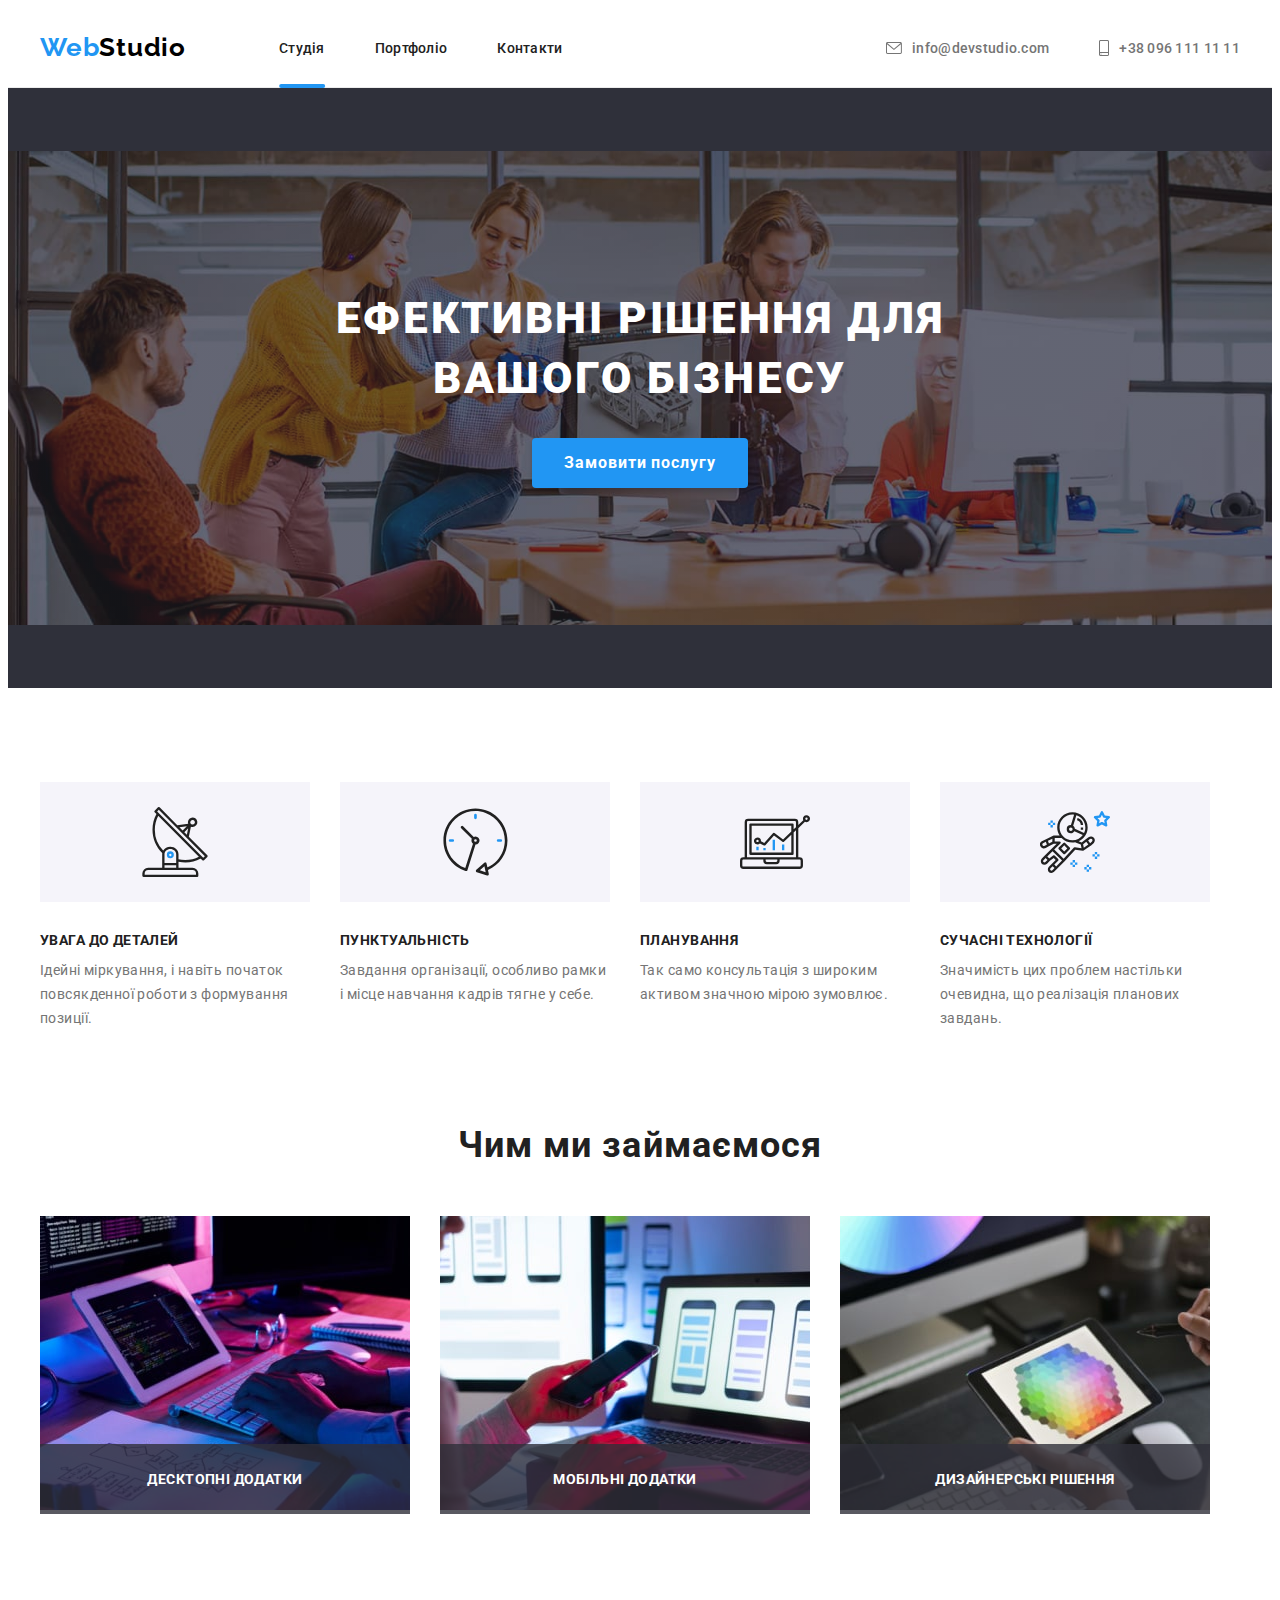
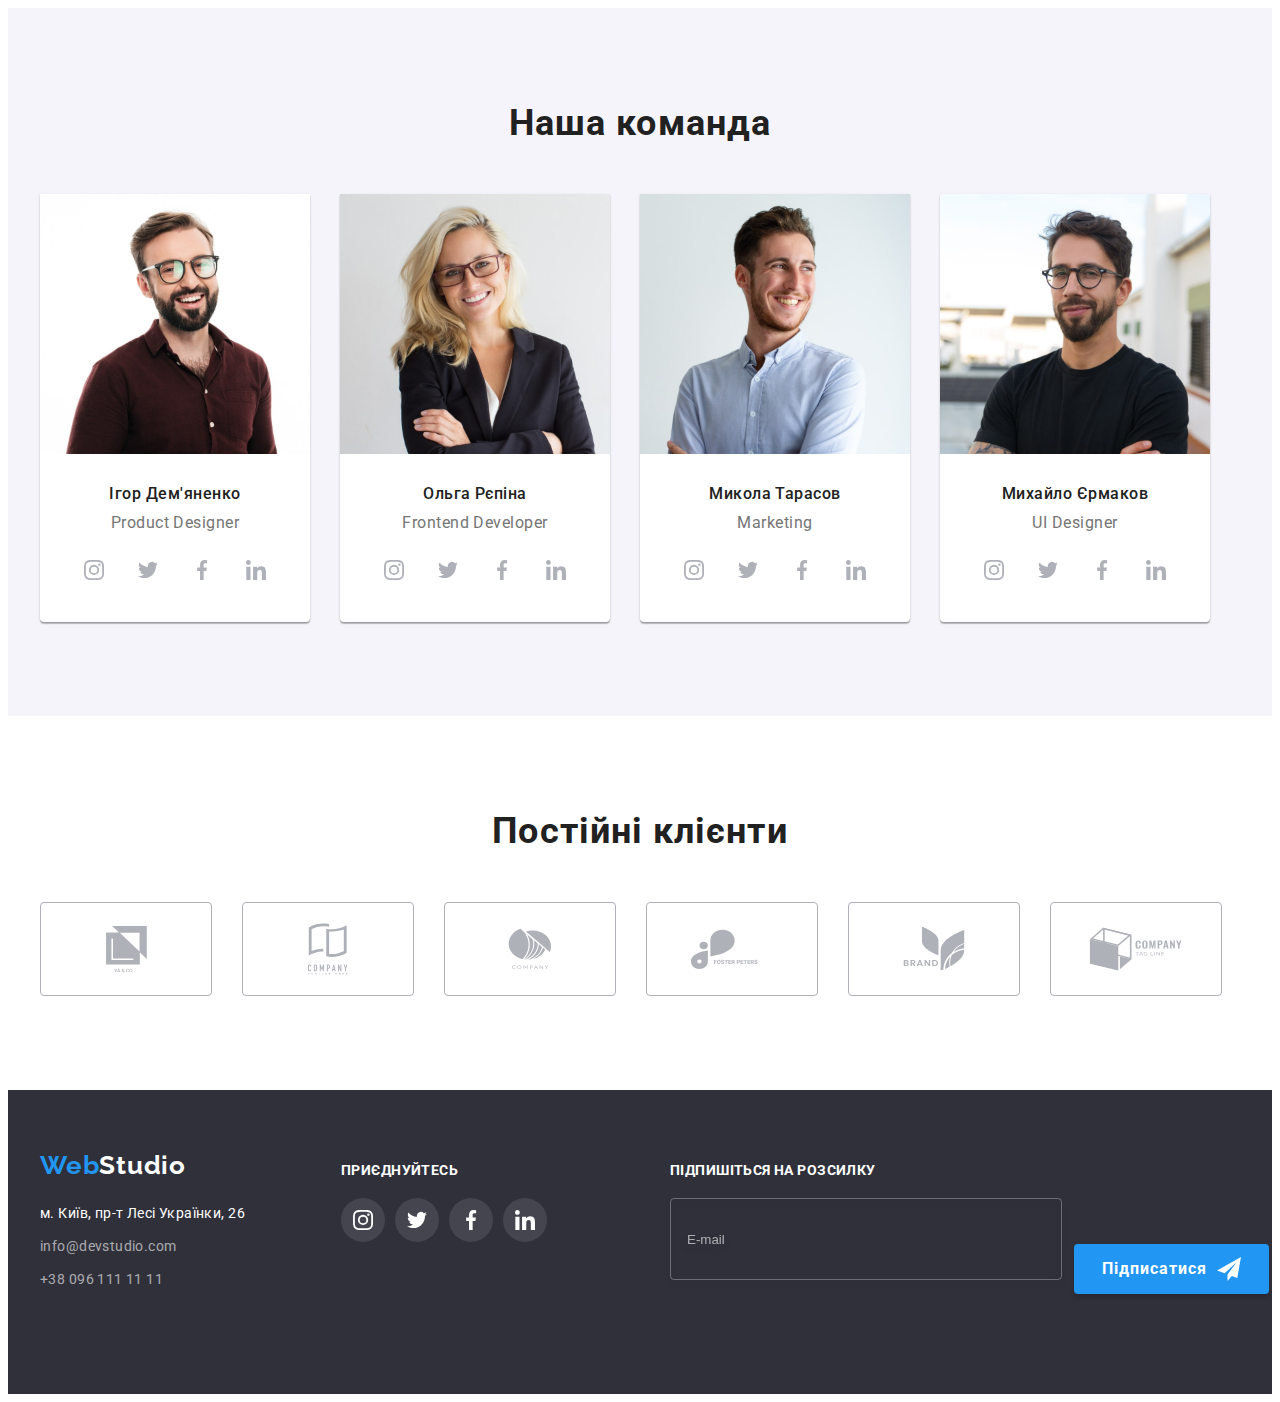
<file: index.html>
<!DOCTYPE html>
<html lang="en">
  <head>
    <meta charset="UTF-8" />
    <meta http-equiv="X-UA-Compatible" content="IE=edge" />
    <meta name="viewport" content="width=device-width, initial-scale=1.0" />
    <link
      rel="stylesheet"
      href="https://cdnjs.cloudflare.com/ajax/libs/modern-normalize/1.1.0/modern-normalize.min.css"
      integrity="sha512-wpPYUAdjBVSE4KJnH1VR1HeZfpl1ub8YT/NKx4PuQ5NmX2tKuGu6U/JRp5y+Y8XG2tV+wKQpNHVUX03MfMFn9Q=="
      crossorigin="anonymous"
      referrerpolicy="no-referrer"
    />
    <link rel="stylesheet" href="./css/main.min.css" />
    <title>Студія</title>
    <link rel="preconnect" href="https://fonts.googleapis.com" />
    <link rel="preconnect" href="https://fonts.gstatic.com" crossorigin />
    <link
      href="https://fonts.googleapis.com/css2?family=Raleway:wght@700&family=Roboto:wght@400;500;700;900&display=swap"
      rel="stylesheet"
    />
  </head>
  <body>
    <header class="header">
      <div class="container">
        <a href="./index.html" class="header__logo link"><span>Web</span>Studio</a>

        <nav class="header-nav">
          <ul class="header-nav__list list">
            <li><a href="./index.html" class="header-nav__link link current">Студія</a></li>
            <li><a href="./portfolio.html" class="header-nav__link link">Портфоліо</a></li>
            <li><a href="#" class="header-nav__link link">Контакти</a></li>
          </ul>
        </nav>

        <ul class="header-address list">
          <li>
            <a href="mailto:info@devstudio.com" class="header-address__link link">
              <svg class="header-address__icon" width="16" height="16">
                <use href="./images/icons.svg#konvert"></use>
              </svg>
              info@devstudio.com
            </a>
          </li>
          <li>
            <a href="tel:+380961111111" class="header-address__link link">
              <svg class="header-address__icon" width="10" height="16">
                <use href="./images/icons.svg#smartphone"></use>
              </svg>
              +38 096 111 11 11
            </a>
          </li>
        </ul>
      </div>
    </header>

    <main class="main">
      <section class="hero section">
        <div class="container">
          <h1 class="hero__title">
            Ефективні рішення для<br />
            вашого бізнесу
          </h1>
          <button data-modal-open type="button" class="hero__button btn">Замовити послугу</button>
        </div>
      </section>

      <section class="benefits section">
        <div class="container">
          <ul class="benefits__list list">
            <li class="benefits__items">
              <div class="benefits__icon-thumb">
                <svg class="benefits__icon" width="70" height="70">
                  <use href="./images/icons.svg#antenna"></use>
                </svg>
              </div>
              <h3 class="benefits__title">Увага до деталей</h3>
              <p class="benefits__text">Ідейні міркування, і навіть початок повсякденної роботи з формування позиції.</p>
            </li>

            <li class="benefits__items">
              <div class="benefits__icon-thumb">
                <svg class="benefits__icon" width="66.96" height="70">
                  <use href="./images/icons.svg#clock"></use>
                </svg>
              </div>
              <h3 class="benefits__title">Пунктуальність</h3>
              <p class="benefits__text">Завдання організації, особливо рамки і місце навчання кадрів тягне у себе.</p>
            </li>

            <li class="benefits__items">
              <div class="benefits__icon-thumb">
                <svg class="benefits__icon" width="70" height="70">
                  <use href="./images/icons.svg#diagram"></use>
                </svg>
              </div>
              <h3 class="benefits__title">Планування</h3>
              <p class="benefits__text">Так само консультація з широким активом значною мірою зумовлює.</p>
            </li>

            <li class="benefits__items">
              <div class="benefits__icon-thumb">
                <svg class="benefits__icon" width="70" height="70">
                  <use href="./images/icons.svg#astronaut"></use>
                </svg>
              </div>
              <h3 class="benefits__title">Сучасні технології</h3>
              <p class="benefits__text">Значимість цих проблем настільки очевидна, що реалізація планових завдань.</p>
            </li>
          </ul>
        </div>
      </section>

      <section class="about section">
        <div class="container">
          <h2 class="about__title">Чим ми займаємося</h2>

          <ul class="about__list list">
            <li class="about__items">
              <img class="img" src="./images/box_1.jpg" alt="Процес написання коду" width="370" height="294" />
              <h3 class="about__desc">Десктопні додатки</h3>
            </li>

            <li class="about__items">
              <img class="img" src="./images/box_2.jpg" alt="Процес розробки дизайну телефону" width="370" height="294" />
              <h3 class="about__desc">Мобільні додатки</h3>
            </li>
            <li class="about__items">
              <img class="img" src="./images/box_3.jpg" alt="Процес підбору кольорів для дизайну" width="370" height="294" />
              <h3 class="about__desc">Дизайнерські рішення</h3>
            </li>
          </ul>
        </div>
      </section>

      <section class="team section">
        <div class="container">
          <h2 class="team__title">Наша команда</h2>

          <ul class="team__list list">
            <li class="team__items">
              <img
                class="team__img"
                src="./images/img_1.jpg"
                alt="Чоловік в окулярах та бордовій сорочці"
                width="270"
                height="260"
              />
              <div class="team__desc">
                <h3 class="team__user">Ігор Дем'яненко</h3>
                <p class="team__text">Product Designer</p>
              </div>
              <ul class="team__link-list list">
                <li class="team__link-item">
                  <a href="#" class="team__link link">
                    <svg class="team__link-icon" width="20" height="20">
                      <use href="./images/icons.svg#instagram"></use>
                    </svg>
                  </a>
                </li>
                <li class="team__link-item">
                  <a href="#" class="team__link link">
                    <svg class="team__link-icon" width="20" height="20">
                      <use href="./images/icons.svg#twitter"></use>
                    </svg>
                  </a>
                </li>
                <li class="team__link-item">
                  <a href="#" class="team__link link">
                    <svg class="team__link-icon" width="20" height="20">
                      <use href="./images/icons.svg#facebook"></use>
                    </svg>
                  </a>
                </li>
                <li class="team__link-item">
                  <a href="#" class="team__link link">
                    <svg class="team__link-icon" width="20" height="20">
                      <use href="./images/icons.svg#linkedin"></use>
                    </svg>
                  </a>
                </li>
              </ul>
            </li>

            <li class="team__items">
              <img
                class="team__img"
                src="./images/img_2.jpg"
                alt="Жінка в окулярах та чорному піджаку"
                width="270"
                height="260"
              />
              <div class="team__desc">
                <h3 class="team__user">Ольга Рєпіна</h3>
                <p class="team__text">Frontend Developer</p>
              </div>
              <ul class="team__link-list list">
                <li class="team__link-item">
                  <a href="#" class="team__link link">
                    <svg class="team__link-icon" width="20" height="20">
                      <use href="./images/icons.svg#instagram"></use>
                    </svg>
                  </a>
                </li>
                <li class="team__link-item">
                  <a href="#" class="team__link link">
                    <svg class="team__link-icon" width="20" height="20">
                      <use href="./images/icons.svg#twitter"></use>
                    </svg>
                  </a>
                </li>
                <li class="team__link-item">
                  <a href="#" class="team__link link">
                    <svg class="team__link-icon" width="20" height="20">
                      <use href="./images/icons.svg#facebook"></use>
                    </svg>
                  </a>
                </li>
                <li class="team__link-item">
                  <a href="#" class="team__link link">
                    <svg class="team__link-icon" width="20" height="20">
                      <use href="./images/icons.svg#linkedin"></use>
                    </svg>
                  </a>
                </li>
              </ul>
            </li>

            <li class="team__items">
              <img
                class="team__img"
                src="./images/img_3.jpg"
                alt="Чоловік в сорочці кольору неба"
                width="270"
                height="260"
              />
              <div class="team__desc">
                <h3 class="team__user">Микола Тарасов</h3>
                <p class="team__text">Marketing</p>
              </div>
              <ul class="team__link-list list">
                <li class="team__link-item">
                  <a href="#" class="team__link link">
                    <svg class="team__link-icon" width="20" height="20">
                      <use href="./images/icons.svg#instagram"></use>
                    </svg>
                  </a>
                </li>
                <li class="team__link-item">
                  <a href="#" class="team__link link">
                    <svg class="team__link-icon" width="20" height="20">
                      <use href="./images/icons.svg#twitter"></use>
                    </svg>
                  </a>
                </li>
                <li class="team__link-item">
                  <a href="#" class="team__link link">
                    <svg class="team__link-icon" width="20" height="20">
                      <use href="./images/icons.svg#facebook"></use>
                    </svg>
                  </a>
                </li>
                <li class="team__link-item">
                  <a href="#" class="team__link link">
                    <svg class="team__link-icon" width="20" height="20">
                      <use href="./images/icons.svg#linkedin"></use>
                    </svg>
                  </a>
                </li>
              </ul>
            </li>

            <li class="team__items">
              <img class="team__img" src="./images/img_4.jpg" alt="Чоловік в чорній футболці" width="270" height="260" />
              <div class="team__desc">
                <h3 class="team__user">Михайло Єрмаков</h3>
                <p class="team__text">UI Designer</p>
              </div>
              <ul class="team__link-list list">
                <li class="team__link-item">
                  <a href="#" class="team__link link">
                    <svg class="team__link-icon" width="20" height="20">
                      <use href="./images/icons.svg#instagram"></use>
                    </svg>
                  </a>
                </li>
                <li class="team__link-item">
                  <a href="#" class="team__link link">
                    <svg class="team__link-icon" width="20" height="20">
                      <use href="./images/icons.svg#twitter"></use>
                    </svg>
                  </a>
                </li>
                <li class="team__link-item">
                  <a href="#" class="team__link link">
                    <svg class="team__link-icon" width="20" height="20">
                      <use href="./images/icons.svg#facebook"></use>
                    </svg>
                  </a>
                </li>
                <li class="team__link-item">
                  <a href="#" class="team__link link">
                    <svg class="team__link-icon" width="20" height="20">
                      <use href="./images/icons.svg#linkedin"></use>
                    </svg>
                  </a>
                </li>
              </ul>
            </li>
          </ul>
        </div>
      </section>

      <section class="client section">
        <div class="container">
          <h2 class="client__title">Постійні клієнти</h2>

          <ul class="client__list list">
            <li class="client__item">
              <a href="#" class="client__link link">
                <svg class="client__icon" width="41" height="46.7">
                  <use href="./images/icons.svg#client-1"></use>
                </svg>
              </a>
            </li>
            <li class="client__item">
              <a href="#" class="client__link link">
                <svg class="client__icon" width="40" height="52">
                  <use href="./images/icons.svg#client-2"></use>
                </svg>
              </a>
            </li>
            <li class="client__item">
              <a href="#" class="client__link link">
                <svg class="client__icon" width="43.46" height="41.18">
                  <use href="./images/icons.svg#client-3"></use>
                </svg>
              </a>
            </li>
            <li class="client__item">
              <a href="#" class="client__link link">
                <svg class="client__icon" width="84.44" height="40.62">
                  <use href="./images/icons.svg#client-4"></use>
                </svg>
              </a>
            </li>
            <li class="client__item">
              <a href="#" class="client__link link">
                <svg class="client__icon" width="62.54" height="45.43">
                  <use href="./images/icons.svg#client-5"></use>
                </svg>
              </a>
            </li>
            <li class="client__item">
              <a href="#" class="client__link link">
                <svg class="client__icon" width="93.79" height="43.93">
                  <use href="./images/icons.svg#client-6"></use>
                </svg>
              </a>
            </li>
          </ul>
        </div>
      </section>
    </main>

    <footer class="footer">
      <div class="container">
        <section class="footer__section">
          <div class="footer__address">
            <a href="./index.html" class="footer__logo link"><span>Web</span>Studio</a>

            <ul class="footer__address-list list">
              <li class="footer__address-item">
                <a
                  href="https://goo.gl/maps/K3Tcxi26pdAdYk2GA"
                  target="_blank"
                  rel="noopener noreferrer nofollow"
                  class="footer__links link"
                  >м. Київ, пр-т Лесі Українки, 26
                </a>
              </li>
              <li class="footer__address-item">
                <a href="mailto:info@devstudio.com" class="footer__links link">info@devstudio.com</a>
              </li>
              <li class="footer__address-item">
                <a href="tel:+380961111111" class="footer__links link">+38 096 111 11 11</a>
              </li>
            </ul>
          </div>

          <div class="footer__social">
            <h3 class="footer__social-title">Приєднуйтесь</h3>

            <ul class="footer__social-list list">
              <li class="footer__social-item">
                <a href="#" class="footer__social-link link">
                  <svg class="footer__social-icon" width="20" height="20">
                    <use href="./images/icons.svg#instagram"></use>
                  </svg>
                </a>
              </li>
              <li class="footer__social-item">
                <a href="#" class="footer__social-link link">
                  <svg class="footer__social-icon" width="20" height="20">
                    <use href="./images/icons.svg#twitter"></use>
                  </svg>
                </a>
              </li>
              <li class="footer__social-item">
                <a href="#" class="footer__social-link">
                  <svg class="footer__social-icon" width="20" height="20">
                    <use href="./images/icons.svg#facebook"></use>
                  </svg>
                </a>
              </li>
              <li class="footer__social-item">
                <a href="#" class="footer__social-link">
                  <svg class="footer__social-icon" width="20" height="20">
                    <use href="./images/icons.svg#linkedin"></use>
                  </svg>
                </a>
              </li>
            </ul>
          </div>

          <form class="footer__form">
            <label class="footer__form-field">
              <span class="footer__form-label">Підпишіться на розсилку</span>
              <input class="footer__form-input" type="email" name="email" placeholder="E-mail" required />
            </label>

            <button class="footer__form-button" type="submit">
              Підписатися
              <svg class="footer__form-icon" width="24" height="24">
                <use href="./images/icons.svg#send"></use>
              </svg>
            </button>
          </form>
        </section>
      </div>
    </footer>

    <div data-modal class="backdrop is-hidden">
      <div class="modal">
        <button data-modal-close class="modal__exit-button btn">
          <svg class="modal__exit-icon" width="11" height="11">
            <use href="./images/icons.svg#exit"></use>
          </svg>
        </button>

        <form class="modal__form">
          <h2 class="modal__form-title">Залиште свої дані, ми вам передзвонимо</h2>

          <label class="modal__form-field">
            <span class="modal__form-label">Ім'я</span>
            <input class="modal__form-input" type="text" name="name" required />
            <svg class="modal__form-input-icon" width="18" height="18">
              <use href="./images/icons.svg#user"></use>
            </svg>
          </label>

          <label class="modal__form-field">
            <span class="modal__form-label">Телефон</span>
            <input class="modal__form-input" type="tel" name="phone" required />
            <svg class="modal__form-input-icon" width="18" height="18">
              <use href="./images/icons.svg#phone"></use>
            </svg>
          </label>

          <label class="modal__form-field">
            <span class="modal__form-label">Пошта</span>
            <input class="modal__form-input" type="email" name="email" required />
            <svg class="modal__form-input-icon" width="18" height="18">
              <use href="./images/icons.svg#email"></use>
            </svg>
          </label>

          <label class="modal__form-field">
            <span class="modal__form-label">Коментар</span>
            <textarea class="modal__form-textarea" name="comment" placeholder="Введіть текст"></textarea>
          </label>

          <label class="modal__form-checkbox-field">
            <input class="modal__form-checkbox" type="checkbox" name="policy" />
            <span class="modal__form-checkbox-icon-span">
              <svg class="modal__form-checkbox-icon" width="16" height="15">
                <use href="./images/icons.svg#confirm"></use>
              </svg>
            </span>
            <span class="modal__form-checkbox-label" for="policy">
              Погоджуюся з розсилкою та приймаю <a href="#" class="modal__form-checkbox-link">Умови договору</a>
            </span>
          </label>

          <button class="modal__form-button btn" type="submit">Відправити</button>
        </form>
      </div>
    </div>
    <script src="./js/modal.js"></script>
  </body>
</html>
</file>
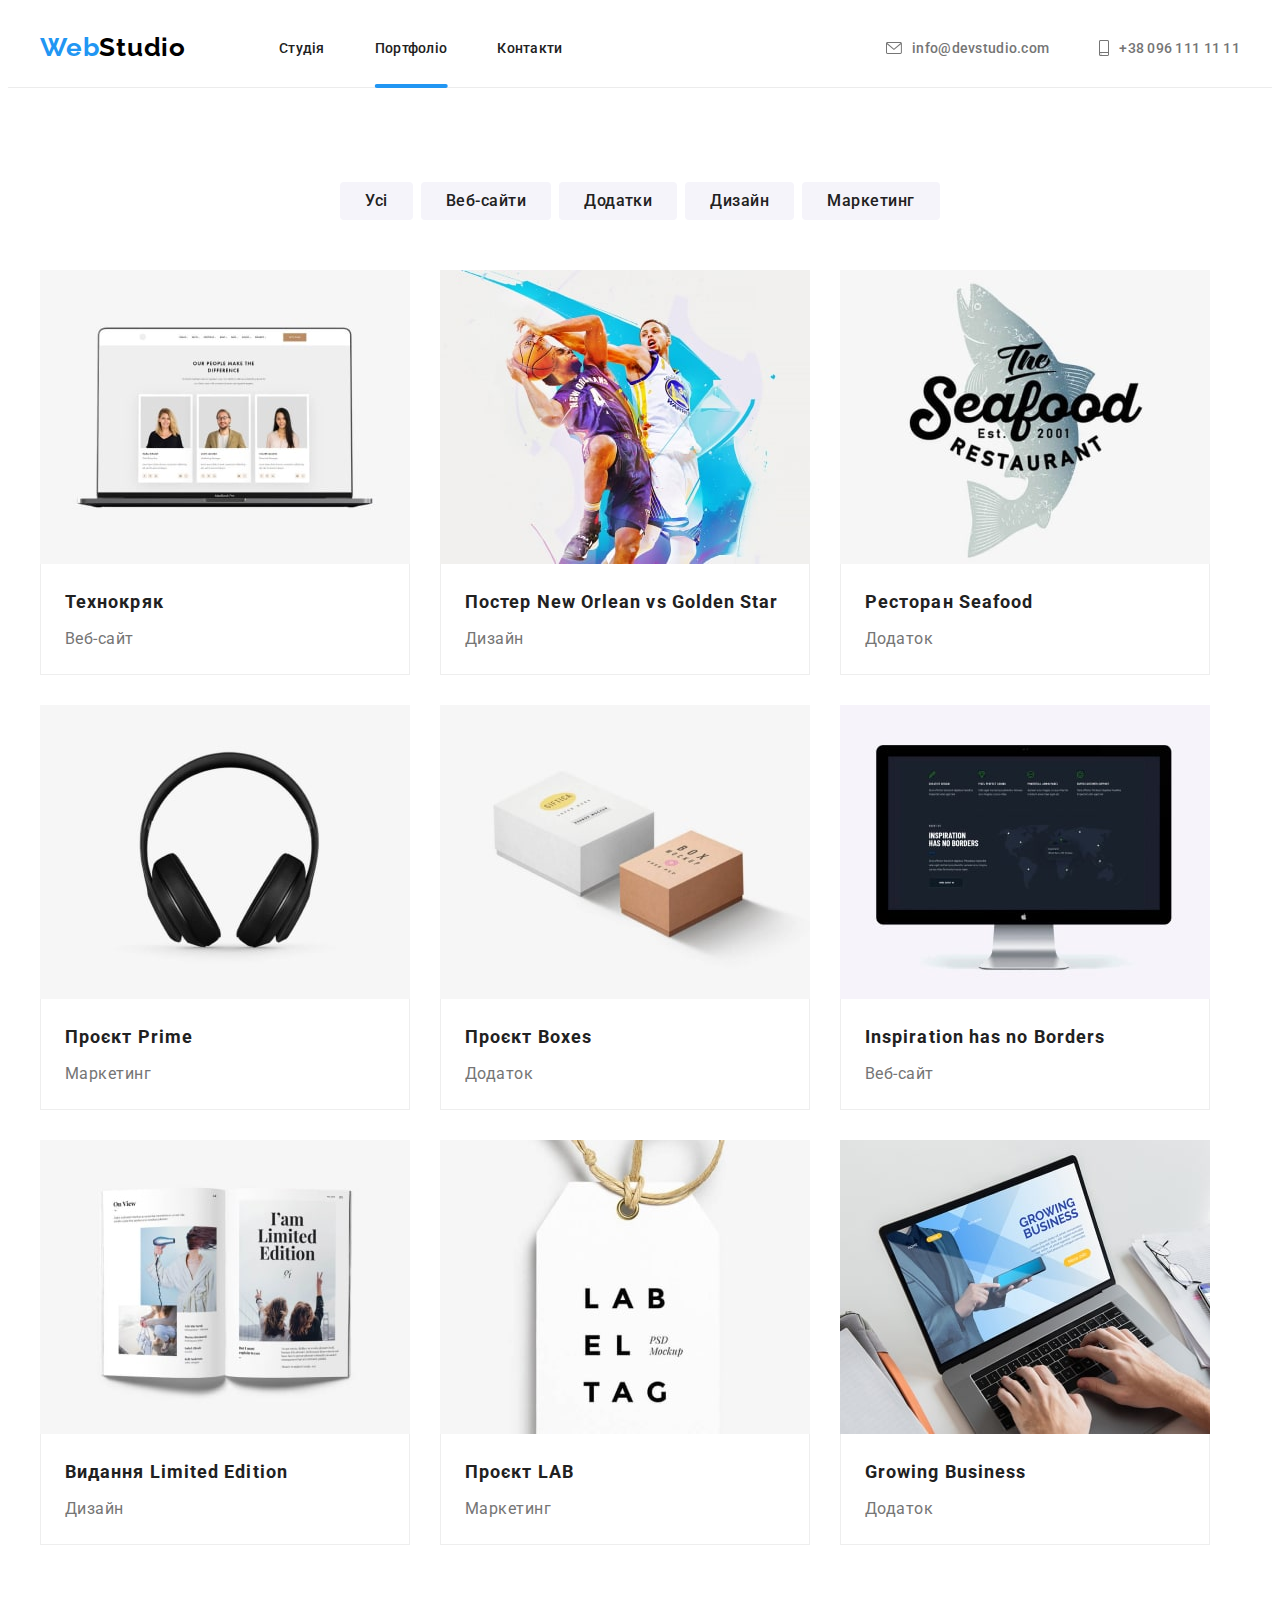
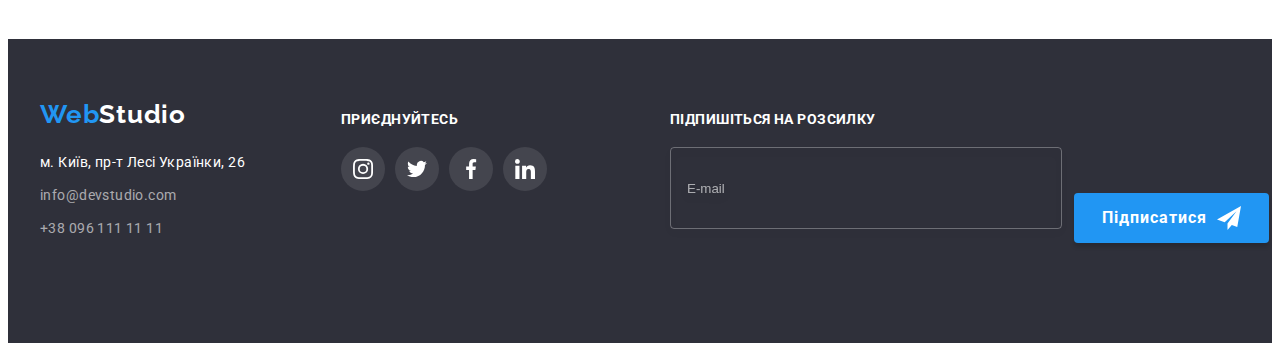
<file: portfolio.html>
<!DOCTYPE html>
<html lang="en">
  <head>
    <meta charset="UTF-8" />
    <meta http-equiv="X-UA-Compatible" content="IE=edge" />
    <meta name="viewport" content="width=device-width, initial-scale=1.0" />
    <link
      rel="stylesheet"
      href="https://cdnjs.cloudflare.com/ajax/libs/modern-normalize/1.1.0/modern-normalize.min.css"
      integrity="sha512-wpPYUAdjBVSE4KJnH1VR1HeZfpl1ub8YT/NKx4PuQ5NmX2tKuGu6U/JRp5y+Y8XG2tV+wKQpNHVUX03MfMFn9Q=="
      crossorigin="anonymous"
      referrerpolicy="no-referrer"
    />
    <link rel="stylesheet" href="./css/main.min.css" />
    <title>Портфоліо</title>
    <link rel="preconnect" href="https://fonts.googleapis.com" />
    <link rel="preconnect" href="https://fonts.gstatic.com" crossorigin />
    <link
      href="https://fonts.googleapis.com/css2?family=Raleway:wght@700&family=Roboto:wght@400;500;700;900&display=swap"
      rel="stylesheet"
    />
  </head>

  <body>
    <header class="header">
      <div class="container">
        <a href="./index.html" class="header__logo link"><span>Web</span>Studio</a>

        <nav class="header-nav">
          <ul class="header-nav__list list">
            <li><a href="./index.html" class="header-nav__link link">Студія</a></li>
            <li><a href="./portfolio.html" class="header-nav__link link current">Портфоліо</a></li>
            <li><a href="#" class="header-nav__link link">Контакти</a></li>
          </ul>
        </nav>

        <ul class="header-address list">
          <li>
            <a href="mailto:info@devstudio.com" class="header-address__link link">
              <svg class="header-address__icon" width="16" height="16">
                <use href="./images/icons.svg#konvert"></use>
              </svg>
              info@devstudio.com
            </a>
          </li>
          <li>
            <a href="tel:+380961111111" class="header-address__link link">
              <svg class="header-address__icon" width="10" height="16">
                <use href="./images/icons.svg#smartphone"></use>
              </svg>
              +38 096 111 11 11
            </a>
          </li>
        </ul>
      </div>
    </header>

    <main>
      <section class="features section">
        <div class="container">
          <ul class="features__list-buttons list">
            <li class="features__button-item"><button type="button" class="features__button btn">Усі</button></li>

            <li class="features__button-item"><button type="button" class="features__button btn">Веб-сайти</button></li>

            <li class="features__button-item"><button type="button" class="features__button btn">Додатки</button></li>

            <li class="features__button-item"><button type="button" class="features__button btn">Дизайн</button></li>

            <li class="features__button-item"><button type="button" class="features__button btn">Маркетинг</button></li>
          </ul>

          <ul class="features__list list">
            <li class="features__items">
              <a href="#" class="features__link link">
                <div class="features__thumb">
                  <img class="features__img" src="./images/portfolio_img_1.jpg" alt="Ноутбук з веб-сайтом" />
                  <p class="features__info">
                    Ресурс пропонує комплексні пропозиції з різним рівнем функціоналу та сервісів. Все це дозволить
                    відвідувачу отримати вичерпні відомості про компанію чи приватну особу.
                  </p>
                </div>
                <div class="features__desc">
                  <h3 class="features__title">Технокряк</h3>
                  <p class="features__text">Веб-сайт</p>
                </div>
              </a>
            </li>

            <li class="features__items">
              <a href="#" class="features__link link">
                <div class="features__thumb">
                  <img class="features__img" src="./images/portfolio_img_2.jpg" alt="Два баскетболіста змагаються за м'яч" />
                  <p class="features__info">
                    Ресурс пропонує комплексні пропозиції з різним рівнем функціоналу та сервісів. Все це дозволить
                    відвідувачу отримати вичерпні відомості про компанію чи приватну особу.
                  </p>
                </div>
                <div class="features__desc">
                  <h3 class="features__title">Постер New Orlean vs Golden Star</h3>
                  <p class="features__text">Дизайн</p>
                </div>
              </a>
            </li>

            <li class="features__items">
              <a href="#" class="features__link link">
                <div class="features__thumb">
                  <img class="features__img" src="./images/portfolio_img_3.jpg" alt="Лого ресторану Seafood" />
                  <p class="features__info">
                    Ресурс пропонує комплексні пропозиції з різним рівнем функціоналу та сервісів. Все це дозволить
                    відвідувачу отримати вичерпні відомості про компанію чи приватну особу.
                  </p>
                </div>
                <div class="features__desc">
                  <h3 class="features__title">Ресторан Seafood</h3>
                  <p class="features__text">Додаток</p>
                </div>
              </a>
            </li>

            <li class="features__items">
              <a href="#" class="features__link link">
                <div class="features__thumb">
                  <img class="features__img" src="./images/portfolio_img_4.jpg" alt="Навушники" />
                  <p class="features__info">
                    Ресурс пропонує комплексні пропозиції з різним рівнем функціоналу та сервісів. Все це дозволить
                    відвідувачу отримати вичерпні відомості про компанію чи приватну особу.
                  </p>
                </div>
                <div class="features__desc">
                  <h3 class="features__title">Проєкт Prime</h3>
                  <p class="features__text">Маркетинг</p>
                </div>
              </a>
            </li>

            <li class="features__items">
              <a href="#" class="features__link link">
                <div class="features__thumb">
                  <img class="features__img" src="./images/portfolio_img_5.jpg" alt="Біла та бєжева коробочки" />
                  <p class="features__info">
                    Ресурс пропонує комплексні пропозиції з різним рівнем функціоналу та сервісів. Все це дозволить
                    відвідувачу отримати вичерпні відомості про компанію чи приватну особу.
                  </p>
                </div>
                <div class="features__desc">
                  <h3 class="features__title">Проєкт Boxes</h3>
                  <p class="features__text">Додаток</p>
                </div>
              </a>
            </li>

            <li class="features__items">
              <a href="#" class="features__link link">
                <div class="features__thumb">
                  <img class="features__img" src="./images/portfolio_img_6.jpg" alt="Монітор з веб-сайтом" />
                  <p class="features__info">
                    Ресурс пропонує комплексні пропозиції з різним рівнем функціоналу та сервісів. Все це дозволить
                    відвідувачу отримати вичерпні відомості про компанію чи приватну особу.
                  </p>
                </div>
                <div class="features__desc">
                  <h3 class="features__title">Inspiration has no Borders</h3>
                  <p class="features__text">Веб-сайт</p>
                </div>
              </a>
            </li>

            <li class="features__items">
              <a href="#" class="features__link link">
                <div class="features__thumb">
                  <img
                    class="features__img"
                    src="./images/portfolio_img_7.jpg"
                    alt="Журнал із заголовком 'I'm Limited Edition'"
                  />
                  <p class="features__info">
                    Ресурс пропонує комплексні пропозиції з різним рівнем функціоналу та сервісів. Все це дозволить
                    відвідувачу отримати вичерпні відомості про компанію чи приватну особу.
                  </p>
                </div>
                <div class="features__desc">
                  <h3 class="features__title">Видання Limited Edition</h3>
                  <p class="features__text">Дизайн</p>
                </div>
              </a>
            </li>

            <li class="features__items">
              <a href="#" class="features__link link">
                <div class="features__thumb">
                  <img class="features__img" src="./images/portfolio_img_8.jpg" alt="Бірка з надписом LAB EL TAG" />
                  <p class="features__info">
                    Ресурс пропонує комплексні пропозиції з різним рівнем функціоналу та сервісів. Все це дозволить
                    відвідувачу отримати вичерпні відомості про компанію чи приватну особу.
                  </p>
                </div>
                <div class="features__desc">
                  <h3 class="features__title">Проєкт LAB</h3>
                  <p class="features__text">Маркетинг</p>
                </div>
              </a>
            </li>

            <li class="features__items">
              <a href="#" class="features__link link">
                <div class="features__thumb">
                  <img class="features__img" src="./images/portfolio_img_9.jpg" alt="Процес роботи за ноутбуком" />
                  <p class="features__info">
                    Ресурс пропонує комплексні пропозиції з різним рівнем функціоналу та сервісів. Все це дозволить
                    відвідувачу отримати вичерпні відомості про компанію чи приватну особу.
                  </p>
                </div>
                <div class="features__desc">
                  <h3 class="features__title">Growing Business</h3>
                  <p class="features__text">Додаток</p>
                </div>
              </a>
            </li>
          </ul>
        </div>
      </section>
    </main>

    <footer class="footer">
      <div class="container">
        <section class="footer__section">
          <div class="footer__address">
            <a href="./index.html" class="footer__logo link"><span>Web</span>Studio</a>

            <ul class="footer__address-list list">
              <li class="footer__address-item">
                <a
                  href="https://goo.gl/maps/K3Tcxi26pdAdYk2GA"
                  target="_blank"
                  rel="noopener noreferrer nofollow"
                  class="footer__links link"
                  >м. Київ, пр-т Лесі Українки, 26
                </a>
              </li>
              <li class="footer__address-item">
                <a href="mailto:info@devstudio.com" class="footer__links link">info@devstudio.com</a>
              </li>
              <li class="footer__address-item">
                <a href="tel:+380961111111" class="footer__links link">+38 096 111 11 11</a>
              </li>
            </ul>
          </div>

          <div class="footer__social">
            <h3 class="footer__social-title">Приєднуйтесь</h3>

            <ul class="footer__social-list list">
              <li class="footer__social-item">
                <a href="#" class="footer__social-link link">
                  <svg class="footer__social-icon" width="20" height="20">
                    <use href="./images/icons.svg#instagram"></use>
                  </svg>
                </a>
              </li>
              <li class="footer__social-item">
                <a href="#" class="footer__social-link link">
                  <svg class="footer__social-icon" width="20" height="20">
                    <use href="./images/icons.svg#twitter"></use>
                  </svg>
                </a>
              </li>
              <li class="footer__social-item">
                <a href="#" class="footer__social-link">
                  <svg class="footer__social-icon" width="20" height="20">
                    <use href="./images/icons.svg#facebook"></use>
                  </svg>
                </a>
              </li>
              <li class="footer__social-item">
                <a href="#" class="footer__social-link">
                  <svg class="footer__social-icon" width="20" height="20">
                    <use href="./images/icons.svg#linkedin"></use>
                  </svg>
                </a>
              </li>
            </ul>
          </div>

          <form class="footer__form">
            <label class="footer__form-field">
              <span class="footer__form-label">Підпишіться на розсилку</span>
              <input class="footer__form-input" type="email" name="email" placeholder="E-mail" required />
            </label>

            <button class="footer__form-button" type="submit">
              Підписатися
              <svg class="footer__form-icon" width="24" height="24">
                <use href="./images/icons.svg#send"></use>
              </svg>
            </button>
          </form>
        </section>
      </div>
    </footer>
  </body>
</html>
</file>
<file: css/main.min.css>
:root{--primary-color: #212121;--secondary-color: #ffffff;--tertiary-color: #757575;--quaternary-color: #eeeeee;--accent-color: #2196f3}body{font-family:"Roboto","Raleway",sans-serif;background-color:#fff;color:var(--primary-color)}h1,h2,h3,h4,h5,h6,p,ul{margin:0;padding:0}.link{text-decoration:none}.list{list-style-type:none}.btn{font-family:inherit;font-style:normal}.container{width:1200px;margin:0 auto;padding:0 15px}.section{padding:94px 0}/*! HEADER HEADER HEADER */.header{background-color:#fff;border-bottom:1px solid #ececec;padding:24px 0}.header .container{display:-webkit-box;display:-ms-flexbox;display:flex;-webkit-box-align:center;-ms-flex-align:center;align-items:center}.header__logo{font-family:"Raleway","Roboto",sans-serif;font-weight:700;font-size:26px;line-height:1.1923076923;letter-spacing:.03em;color:#000;margin-right:93px}.header__logo span{color:var(--accent-color)}.header-nav{margin-right:auto}.header-nav__list{display:-webkit-box;display:-ms-flexbox;display:flex}.header-nav__link{font-weight:500;font-size:14px;line-height:1.1428571429;letter-spacing:.02em;color:var(--primary-color);margin-right:50px;padding:32px 0;position:relative;-webkit-transition-timing-function:cubic-bezier(0.4, 0, 0.2, 1);transition-timing-function:cubic-bezier(0.4, 0, 0.2, 1);-webkit-transition:250ms;transition:250ms}.header-nav__link:hover,.header-nav__link:focus{color:var(--accent-color)}.current::after{position:absolute;bottom:0;left:50%;-webkit-transform:translateX(-50%);transform:translateX(-50%);content:"";width:100%;height:4px;background:var(--accent-color);border-radius:2px}.header-address{display:-webkit-box;display:-ms-flexbox;display:flex}.header-address__link{display:-webkit-inline-box;display:-ms-inline-flexbox;display:inline-flex;font-weight:500;font-size:14px;line-height:1.1428571429;letter-spacing:.02em;color:var(--tertiary-color);margin-left:50px;padding:5px 0 5px 0;-webkit-transition-timing-function:cubic-bezier(0.4, 0, 0.2, 1);transition-timing-function:cubic-bezier(0.4, 0, 0.2, 1);-webkit-transition:250ms;transition:250ms}.header-address__link:hover,.header-address__link:focus{color:var(--accent-color)}.header-address__icon{fill:currentColor;margin-right:10px}/*! HERO HERO HERO */.hero{background-color:#2f303a;padding:200px 0;background-image:-webkit-gradient(linear, left top, left bottom, from(rgba(47, 48, 58, 0.4)), to(rgba(47, 48, 58, 0.4))),url(../images/hero-bg.jpg);background-image:linear-gradient(rgba(47, 48, 58, 0.4), rgba(47, 48, 58, 0.4)),url(../images/hero-bg.jpg);background-size:contain;background-repeat:no-repeat;background-position:center;margin:0 auto}.hero__title{font-weight:900;font-size:44px;line-height:1.3636363636;text-align:center;letter-spacing:.06em;text-transform:uppercase;color:var(--secondary-color)}.hero__button{font-weight:700;font-size:16px;line-height:1.875;letter-spacing:.06em;color:var(--secondary-color);background:var(--accent-color);-webkit-box-shadow:0px 4px 4px rgba(0,0,0,.15);box-shadow:0px 4px 4px rgba(0,0,0,.15);border:none;border-radius:4px;cursor:pointer;padding:10px 32px;display:block;margin:30px auto 0 auto;-webkit-transition-timing-function:cubic-bezier(0.4, 0, 0.2, 1);transition-timing-function:cubic-bezier(0.4, 0, 0.2, 1);-webkit-transition:250ms;transition:250ms}.hero__button:hover,.hero__button:focus{background:#188ce8}/*! BENEFITS BENEFITS BENEFITS */.benefits{padding:94px 0}.benefits__list{width:1170px;display:-webkit-box;display:-ms-flexbox;display:flex}.benefits__items{width:270px;min-height:98px}.benefits__items:nth-child(-n+3){margin-right:30px}.benefits__icon-thumb{width:270px;min-height:120px;display:-webkit-box;display:-ms-flexbox;display:flex;-webkit-box-pack:center;-ms-flex-pack:center;justify-content:center;-webkit-box-align:center;-ms-flex-align:center;align-items:center;margin-bottom:30px;background-color:#f5f4fa}.benefits__title{font-size:14px;line-height:1.1428571429;letter-spacing:.03em;text-transform:uppercase;color:var(--primary-color);margin-bottom:10px}.benefits__text{font-size:14px;line-height:1.7142857143;letter-spacing:.03em;color:var(--tertiary-color)}.benefits__icon{display:block}/*! ABOUT ABOUT ABOUT*/.about{padding:0 0 94px 0}.about__title{font-size:36px;line-height:1.1666666667;text-align:center;letter-spacing:.03em;color:var(--primary-color);margin-bottom:50px}.about__list{display:-webkit-box;display:-ms-flexbox;display:flex}.about__items{position:relative}.about__items:nth-child(-n+2){margin-right:30px}.about__desc{position:absolute;bottom:0;left:0;font-style:normal;font-size:14px;line-height:1.1428571429;text-align:center;letter-spacing:.03em;text-transform:uppercase;color:#fff;width:100%;padding:27px 0;background:rgba(47,48,58,.8)}/*! TEAM TEAM TEAM */.team{background-color:#f5f4fa}.team__title{font-size:36px;line-height:1.1666666667;text-align:center;letter-spacing:.03em;color:var(--primary-color);margin-bottom:50px}.team__list{width:1170px;min-height:368px;display:-webkit-box;display:-ms-flexbox;display:flex}.team__items{background-color:#fff;width:270px;min-height:368px;-webkit-box-shadow:0px 1px 3px rgba(0,0,0,.12),0px 1px 1px rgba(0,0,0,.14),0px 2px 1px rgba(0,0,0,.2);box-shadow:0px 1px 3px rgba(0,0,0,.12),0px 1px 1px rgba(0,0,0,.14),0px 2px 1px rgba(0,0,0,.2);border-radius:0px 0px 4px 4px;padding-bottom:30px}.team__items:nth-child(-n+3){margin-right:30px}.team__img{display:block}.team__desc{padding-top:30px}.team__user{font-weight:500;font-size:16px;line-height:1.1875;text-align:center;letter-spacing:.03em;color:var(--primary-color);margin-bottom:10px}.team__text{font-size:16px;line-height:1.1875;text-align:center;letter-spacing:.03em;color:var(--tertiary-color);margin-bottom:16px}.team__link-list{width:100%;padding:0 32px;display:-webkit-box;display:-ms-flexbox;display:flex}.team__link-item:not(:last-child){margin-right:10px}.team__link{display:-webkit-inline-box;display:-ms-inline-flexbox;display:inline-flex;width:44px;height:44px;background-color:var(--secondary-color);border-radius:50%;-webkit-box-pack:center;-ms-flex-pack:center;justify-content:center;-webkit-box-align:center;-ms-flex-align:center;align-items:center;color:#afb1b8;-webkit-transition-timing-function:cubic-bezier(0.4, 0, 0.2, 1);transition-timing-function:cubic-bezier(0.4, 0, 0.2, 1);-webkit-transition:250ms;transition:250ms}.team__link:hover,.team__link:focus{background-color:var(--accent-color);color:#fff}.team__link-icon{fill:currentColor}/*! CLIENT CLIENT CLIENT */.client__title{font-size:36px;line-height:1.1666666667;text-align:center;letter-spacing:.03em;color:var(--primary-color);margin-bottom:50px}.client__list{width:1170px;min-height:92px;display:-webkit-box;display:-ms-flexbox;display:flex}.client__item:not(:last-child){margin-right:30px}.client__link{display:-webkit-inline-box;display:-ms-inline-flexbox;display:inline-flex;-webkit-box-pack:center;-ms-flex-pack:center;justify-content:center;-webkit-box-align:center;-ms-flex-align:center;align-items:center;width:170px;height:92px;border:1px solid #afb1b8;border-radius:4px;color:#afb1b8;-webkit-transition-timing-function:cubic-bezier(0.4, 0, 0.2, 1);transition-timing-function:cubic-bezier(0.4, 0, 0.2, 1);-webkit-transition:250ms;transition:250ms}.client__link:hover,.client__link:focus{border:1px solid var(--accent-color);color:var(--accent-color)}.client__icon{fill:currentColor}/*! FOOTER FOOTER FOOTER */.footer{background-color:#2f303a;padding:60px 0;max-height:252px}.footer__section{display:-webkit-box;display:-ms-flexbox;display:flex}.footer__address{margin-right:70px}.footer__logo{font-family:"Raleway","Roboto",sans-serif;font-weight:700;font-size:26px;line-height:1.1923076923;letter-spacing:.03em;color:#fff}.footer__logo span{color:var(--accent-color)}.footer__address-list{width:231px;min-height:81px;margin-top:20px;display:block}.footer__links{font-size:14px;line-height:1.7142857143;letter-spacing:.03em;font-style:normal;color:#fff;display:block;-webkit-transition-timing-function:cubic-bezier(0.4, 0, 0.2, 1);transition-timing-function:cubic-bezier(0.4, 0, 0.2, 1);-webkit-transition:250ms;transition:250ms}.footer__address-item:not(:last-child){margin-bottom:9px}.footer__address-item:not(:first-child) .footer__links{color:rgba(255,255,255,.6)}.footer__address-item:hover .footer__links,.footer__address-item:focus .footer__links{color:var(--accent-color)}.footer__social{width:206px;min-height:132px;padding:12px 0 40px 0;margin-right:auto}.footer__social-title{font-size:14px;line-height:1.1428571429;letter-spacing:.03em;text-transform:uppercase;color:var(--secondary-color);margin-bottom:20px}.footer__social-list{width:100%;padding:0;display:-webkit-box;display:-ms-flexbox;display:flex}.footer__social-item:not(:last-child){margin-right:10px}.footer__social-link{display:-webkit-inline-box;display:-ms-inline-flexbox;display:inline-flex;width:44px;height:44px;background-color:rgba(255,255,255,.1);border-radius:50%;-webkit-box-pack:center;-ms-flex-pack:center;justify-content:center;-webkit-box-align:center;-ms-flex-align:center;align-items:center;color:#fff;-webkit-transition-timing-function:cubic-bezier(0.4, 0, 0.2, 1);transition-timing-function:cubic-bezier(0.4, 0, 0.2, 1);-webkit-transition:250ms;transition:250ms}.footer__social-link:hover,.footer__social-link:focus{background-color:var(--accent-color)}.footer__social-icon{fill:currentColor}.footer__form{display:-webkit-box;display:-ms-flexbox;display:flex;width:570px;height:132px;padding:12px 0 34px 0}.footer__form-field{margin-right:12px}.footer__form-label{display:block;font-family:"Roboto";font-style:normal;font-weight:700;font-size:14px;line-height:1.1428571429;letter-spacing:.03em;text-transform:uppercase;color:var(--secondary-color);margin-bottom:20px}.footer__form-input{width:358px;height:50px;padding:15px 16px;border:1px solid rgba(255,255,255,.3);-webkit-filter:drop-shadow(0px 4px 4px rgba(0, 0, 0, 0.15));filter:drop-shadow(0px 4px 4px rgba(0, 0, 0, 0.15));border-radius:4px;background-color:inherit;color:rgba(255,255,255,.6)}.footer__form-input::-webkit-input-placeholder{color:rgba(255,255,255,.6)}.footer__form-input::-moz-placeholder{color:rgba(255,255,255,.6)}.footer__form-input:-ms-input-placeholder{color:rgba(255,255,255,.6)}.footer__form-input::-ms-input-placeholder{color:rgba(255,255,255,.6)}.footer__form-input::placeholder{color:rgba(255,255,255,.6)}.footer__form-button{display:inline-block;width:358px;height:50px;padding:10px 28px;margin-top:auto;font-family:"Roboto";font-style:normal;font-weight:700;font-size:16px;line-height:1.875;display:-webkit-box;display:-ms-flexbox;display:flex;-webkit-box-pack:center;-ms-flex-pack:center;justify-content:center;-webkit-box-align:center;-ms-flex-align:center;align-items:center;letter-spacing:.06em;color:var(--secondary-color);background-color:var(--accent-color);-webkit-box-shadow:0px 4px 4px rgba(0,0,0,.15);box-shadow:0px 4px 4px rgba(0,0,0,.15);border-radius:4px;border:none;cursor:pointer;-webkit-transition-timing-function:cubic-bezier(0.4, 0, 0.2, 1);transition-timing-function:cubic-bezier(0.4, 0, 0.2, 1);-webkit-transition:250ms;transition:250ms}.footer__form-button:hover,.footer__form-button:focus{background:#188ce8}.footer__form-icon{fill:currentColor;margin-left:10px}.backdrop{position:fixed;top:0;left:0;width:100%;height:100%;background:rgba(0,0,0,.2);-webkit-transform:scale(1);transform:scale(1);opacity:1;-webkit-transition-timing-function:cubic-bezier(0.4, 0, 0.2, 1);transition-timing-function:cubic-bezier(0.4, 0, 0.2, 1);-webkit-transition:250ms;transition:250ms}.is-hidden{visibility:hidden;opacity:0;pointer-events:none;-webkit-transform:scale(1.05);transform:scale(1.05)}.modal{position:absolute;top:50%;left:50%;-webkit-transform:translate(-50%, -50%);transform:translate(-50%, -50%);width:528px;min-height:581px;background:#fff;-webkit-box-shadow:0px 1px 3px rgba(0,0,0,.12),0px 1px 1px rgba(0,0,0,.14),0px 2px 1px rgba(0,0,0,.2);box-shadow:0px 1px 3px rgba(0,0,0,.12),0px 1px 1px rgba(0,0,0,.14),0px 2px 1px rgba(0,0,0,.2);border-radius:4px;padding:40px}.modal__exit-button{position:absolute;top:8px;right:8px;display:-webkit-box;display:-ms-flexbox;display:flex;-webkit-box-pack:center;-ms-flex-pack:center;justify-content:center;-webkit-box-align:center;-ms-flex-align:center;align-items:center;width:30px;height:30px;margin:0;padding:0;background-color:#fff;border:1px solid rgba(0,0,0,.1);border-radius:50%;color:#000;cursor:pointer;-webkit-transition-timing-function:cubic-bezier(0.4, 0, 0.2, 1);transition-timing-function:cubic-bezier(0.4, 0, 0.2, 1);-webkit-transition:250ms;transition:250ms}.modal__exit-button:hover,.modal__exit-button:focus{color:var(--accent-color)}.modal__exit-icon{fill:currentColor}.modal__form-title{font-family:"Roboto";font-style:normal;font-size:20px;line-height:1.15;text-align:center;letter-spacing:.03em;color:var(--primary-color);margin-bottom:12px}.modal__form-field{display:-webkit-box;display:-ms-flexbox;display:flex;-webkit-box-orient:vertical;-webkit-box-direction:normal;-ms-flex-direction:column;flex-direction:column;position:relative;margin-bottom:10px}.modal__form-label{font-family:"Roboto";font-style:normal;font-size:12px;line-height:1.1666666667;letter-spacing:.01em;color:var(--tertiary-color);margin-bottom:4px}.modal__form-input{display:inline-block;width:448px;height:40px;border:1px solid rgba(33,33,33,.2);border-radius:4px;padding:12px 42px;font-family:"Roboto";font-style:normal;font-size:12px;line-height:1.1666666667;letter-spacing:.01em;color:var(--primary-color);-webkit-transition-timing-function:cubic-bezier(0.4, 0, 0.2, 1);transition-timing-function:cubic-bezier(0.4, 0, 0.2, 1);-webkit-transition:250ms;transition:250ms}.modal__form-input-icon{fill:var(--primary-color);display:inline-block;position:absolute;left:12px;bottom:11px;fill:currentColor;-webkit-transition-timing-function:cubic-bezier(0.4, 0, 0.2, 1);transition-timing-function:cubic-bezier(0.4, 0, 0.2, 1);-webkit-transition:250ms;transition:250ms}.modal__form-field:focus-within .modal__form-input,.modal__form-field:focus-within .modal__form-textarea{border:1px solid var(--accent-color);outline:none}.modal__form-field:focus-within{color:var(--accent-color)}.modal__form-textarea{width:448px;height:120px;resize:none;border:1px solid rgba(33,33,33,.2);border-radius:4px;padding:12px 16px;font-family:"Roboto";font-style:normal;font-size:12px;line-height:1.1666666667;letter-spacing:.01em;color:var(--primary-color);-webkit-transition-timing-function:cubic-bezier(0.4, 0, 0.2, 1);transition-timing-function:cubic-bezier(0.4, 0, 0.2, 1);-webkit-transition:250ms;transition:250ms}.modal__form-textarea::-webkit-input-placeholder{font-family:"Roboto";font-style:normal;font-size:12px;line-height:1.1666666667;letter-spacing:.01em;color:rgba(117,117,117,.5)}.modal__form-textarea::-moz-placeholder{font-family:"Roboto";font-style:normal;font-size:12px;line-height:1.1666666667;letter-spacing:.01em;color:rgba(117,117,117,.5)}.modal__form-textarea:-ms-input-placeholder{font-family:"Roboto";font-style:normal;font-size:12px;line-height:1.1666666667;letter-spacing:.01em;color:rgba(117,117,117,.5)}.modal__form-textarea::-ms-input-placeholder{font-family:"Roboto";font-style:normal;font-size:12px;line-height:1.1666666667;letter-spacing:.01em;color:rgba(117,117,117,.5)}.modal__form-textarea::placeholder{font-family:"Roboto";font-style:normal;font-size:12px;line-height:1.1666666667;letter-spacing:.01em;color:rgba(117,117,117,.5)}.modal__form-checkbox-field{display:-webkit-box;display:-ms-flexbox;display:flex;-webkit-box-align:center;-ms-flex-align:center;align-items:center;margin:20px 0 30px 0}.modal__form-checkbox{-webkit-appearance:none;-moz-appearance:none;appearance:none;position:absolute}.modal__form-checkbox-icon-span{display:-webkit-box;display:-ms-flexbox;display:flex;-webkit-box-pack:center;-ms-flex-pack:center;justify-content:center;-webkit-box-align:center;-ms-flex-align:center;align-items:center;width:16px;height:15px;color:var(--secondary-color);border:2px solid var(--primary-color);border-radius:2px;margin-right:7px;-webkit-transition-timing-function:cubic-bezier(0.4, 0, 0.2, 1);transition-timing-function:cubic-bezier(0.4, 0, 0.2, 1);-webkit-transition:250ms;transition:250ms}.modal__form-checkbox-icon{fill:currentColor}.modal__form-checkbox:checked+.modal__form-checkbox-icon-span{background-color:var(--accent-color);border:2px solid var(--accent-color)}.modal__form-checkbox-label{display:inline-block;font-family:"Roboto";font-style:normal;font-size:14px;line-height:1.7142857143;letter-spacing:.03em;color:var(--tertiary-color);-webkit-user-select:none;-moz-user-select:none;-ms-user-select:none;user-select:none}.modal__form-checkbox-link{color:var(--accent-color)}.modal__form-button{display:block;padding:10px 52px;margin:0 auto;font-family:"Roboto";font-style:normal;font-weight:700;font-size:16px;line-height:1.875;letter-spacing:.06em;color:var(--secondary-color);background:var(--accent-color);-webkit-box-shadow:0px 4px 4px rgba(0,0,0,.15);box-shadow:0px 4px 4px rgba(0,0,0,.15);border-radius:4px;border:none;cursor:pointer;-webkit-transition-timing-function:cubic-bezier(0.4, 0, 0.2, 1);transition-timing-function:cubic-bezier(0.4, 0, 0.2, 1);-webkit-transition:250ms;transition:250ms}.modal__form-button:hover,.modal__form-button:focus{background:#188ce8}.features__list-buttons{display:-webkit-box;display:-ms-flexbox;display:flex;-webkit-box-pack:center;-ms-flex-pack:center;justify-content:center;margin-bottom:50px}.features__button-item:nth-child(-n+4){margin-right:8px}.features__button{cursor:pointer;font-weight:500;font-size:16px;line-height:1.625;text-align:center;letter-spacing:.03em;color:var(--primary-color);background:#f5f4fa;border-radius:4px;border:0;padding:6px 22px;-webkit-transition-timing-function:cubic-bezier(0.4, 0, 0.2, 1);transition-timing-function:cubic-bezier(0.4, 0, 0.2, 1);-webkit-transition:250ms;transition:250ms}.features__button:first-child{padding:6px 25px}.features__button:hover,.features__button:focus{color:var(--secondary-color);background:var(--accent-color);-webkit-box-shadow:0px 3px 1px rgba(0,0,0,.1),0px 1px 2px rgba(0,0,0,.08),0px 2px 2px rgba(0,0,0,.12);box-shadow:0px 3px 1px rgba(0,0,0,.1),0px 1px 2px rgba(0,0,0,.08),0px 2px 2px rgba(0,0,0,.12);border-radius:4px}.features__list{display:-webkit-box;display:-ms-flexbox;display:flex;-ms-flex-wrap:wrap;flex-wrap:wrap;gap:30px}.features__items{background:#fff;width:370px;min-height:404px;-webkit-transition-timing-function:cubic-bezier(0.4, 0, 0.2, 1);transition-timing-function:cubic-bezier(0.4, 0, 0.2, 1);-webkit-transition:250ms;transition:250ms}.features__items:hover,.features__items:focus{-webkit-box-shadow:0px 1px 1px rgba(0,0,0,.12),0px 4px 4px rgba(0,0,0,.06),1px 4px 6px rgba(0,0,0,.16);box-shadow:0px 1px 1px rgba(0,0,0,.12),0px 4px 4px rgba(0,0,0,.06),1px 4px 6px rgba(0,0,0,.16)}.features__img{display:block}.features__desc{padding:20px 24px;border:1px solid #eee;border-top:none}.features__title{font-size:18px;line-height:2;letter-spacing:.06em;color:var(--primary-color);margin-bottom:4px}.features__text{font-size:16px;line-height:1.875;letter-spacing:.03em;color:var(--tertiary-color)}.features__thumb{position:relative;overflow:hidden}.features__info{position:absolute;top:0;left:0;width:100%;height:100%;display:-webkit-box;display:-ms-flexbox;display:flex;-webkit-box-pack:center;-ms-flex-pack:center;justify-content:center;-webkit-box-align:center;-ms-flex-align:center;align-items:center;font-family:"Roboto";font-style:normal;font-size:18px;line-height:1.5555555556;letter-spacing:.03em;color:#fff;padding:63px 24px;background:rgba(33,150,243,.9);-webkit-transform:translateY(100%);transform:translateY(100%);-webkit-transition-timing-function:cubic-bezier(0.4, 0, 0.2, 1);transition-timing-function:cubic-bezier(0.4, 0, 0.2, 1);-webkit-transition:250ms;transition:250ms}.features__items:hover .features__info{-webkit-transform:translateY(0);transform:translateY(0)}/*# sourceMappingURL=main.min.css.map */
</file>
